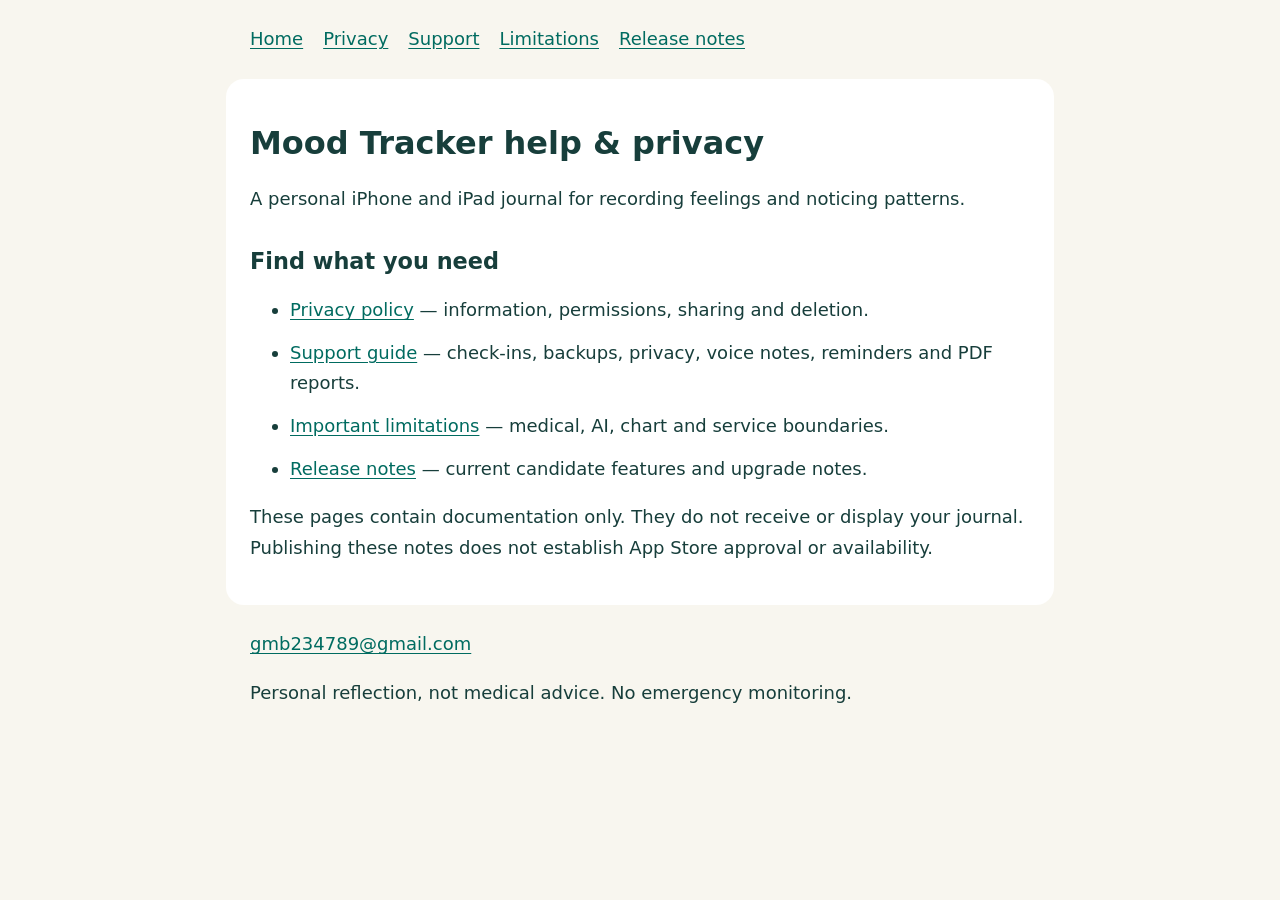
<file: index.html>
<!doctype html>
<html lang="en"><head><meta charset="utf-8"><meta name="viewport" content="width=device-width,initial-scale=1"><title>Help &amp; privacy | Mood Tracker</title><meta name="description" content="Mood Tracker privacy, support, release notes and important limitations."><link rel="stylesheet" href="style.css"></head><body><header><nav aria-label="Main"><a href="index.html">Home</a><a href="privacy.html">Privacy</a><a href="support.html">Support</a><a href="disclaimers.html">Limitations</a><a href="release-notes.html">Release notes</a></nav></header><main id="main"><h1>Mood Tracker help &amp; privacy</h1><p>A personal iPhone and iPad journal for recording feelings and noticing patterns.</p><h2>Find what you need</h2><ul><li><a href="privacy.html">Privacy policy</a> — information, permissions, sharing and deletion.</li><li><a href="support.html">Support guide</a> — check-ins, backups, privacy, voice notes, reminders and PDF reports.</li><li><a href="disclaimers.html">Important limitations</a> — medical, AI, chart and service boundaries.</li><li><a href="release-notes.html">Release notes</a> — current candidate features and upgrade notes.</li></ul><p>These pages contain documentation only. They do not receive or display your journal. Publishing these notes does not establish App Store approval or availability.</p></main><footer><a href="mailto:gmb234789@gmail.com">gmb234789@gmail.com</a><p>Personal reflection, not medical advice. No emergency monitoring.</p></footer></body></html>
</file>
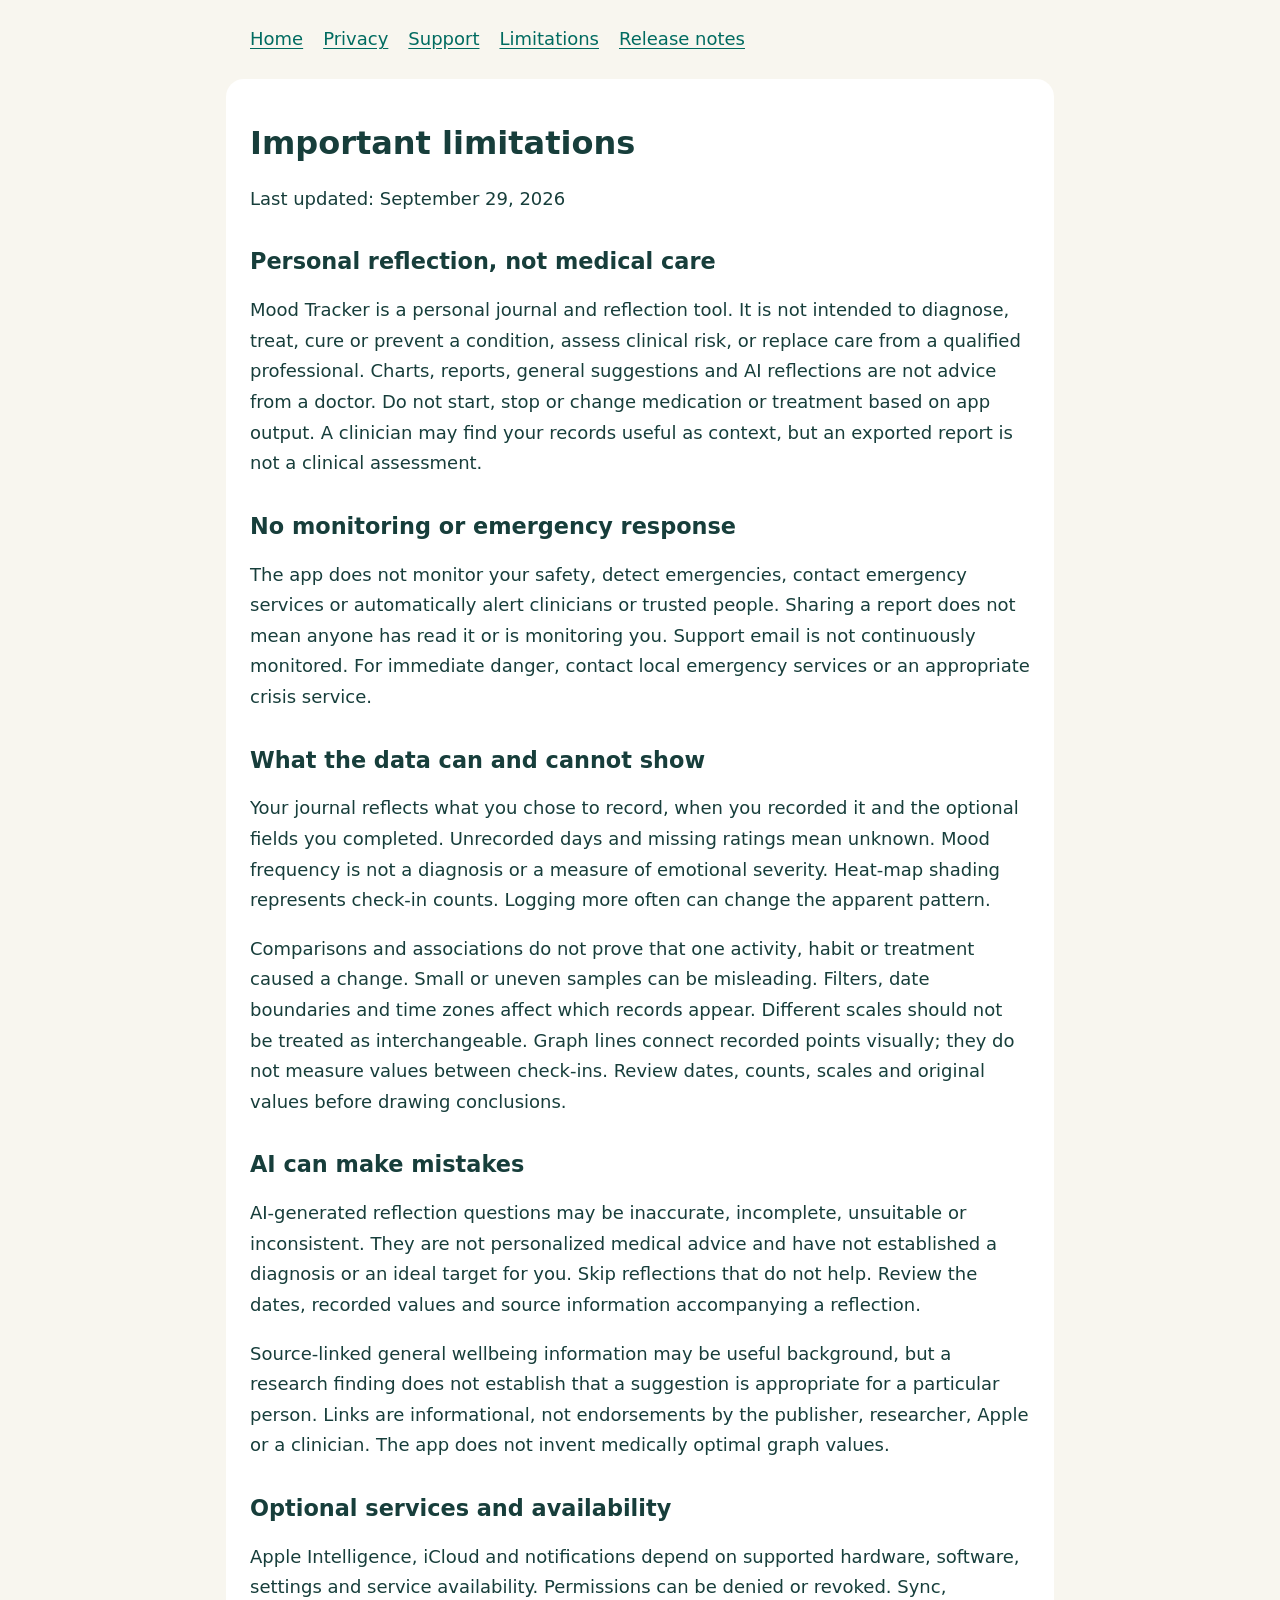
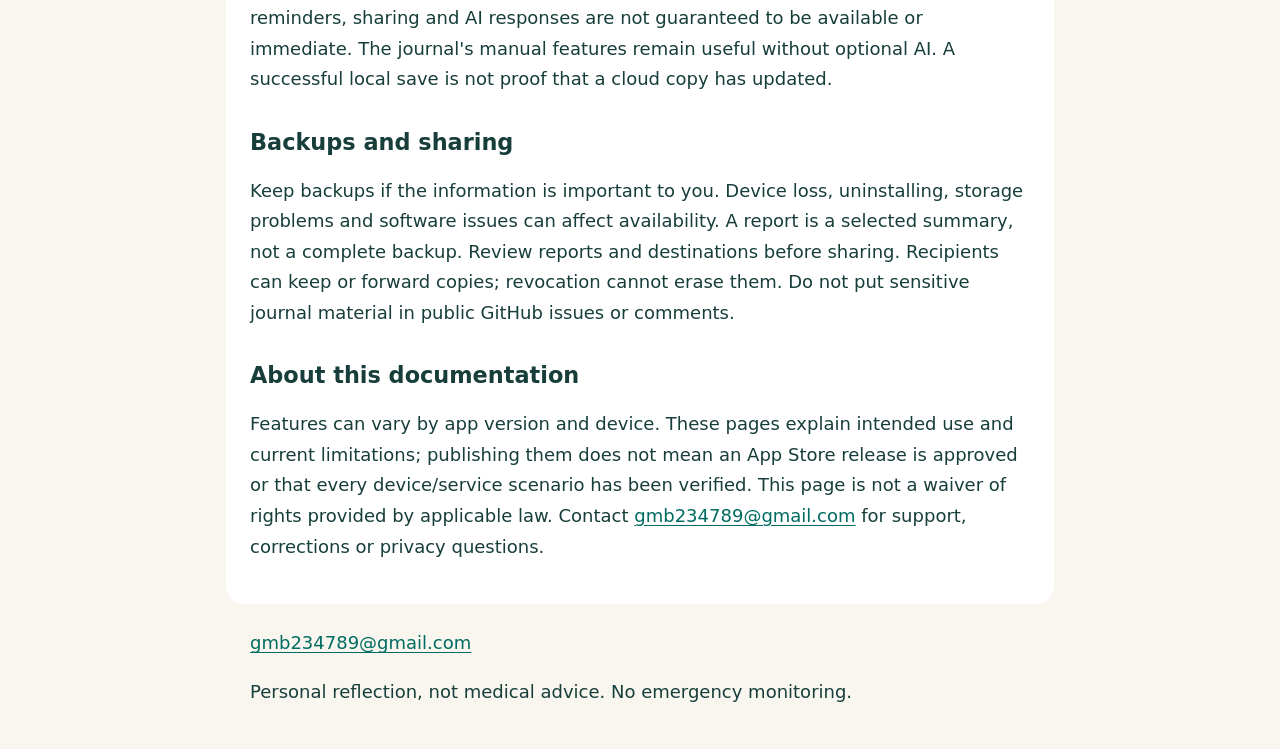
<file: disclaimers.html>
<!doctype html>
<html lang="en"><head><meta charset="utf-8"><meta name="viewport" content="width=device-width,initial-scale=1"><title>Important limitations | Mood Tracker</title><meta name="description" content="Mood Tracker privacy, support, release notes and important limitations."><link rel="stylesheet" href="style.css"></head><body><header><nav aria-label="Main"><a href="index.html">Home</a><a href="privacy.html">Privacy</a><a href="support.html">Support</a><a href="disclaimers.html">Limitations</a><a href="release-notes.html">Release notes</a></nav></header><main id="main"><h1>Important limitations</h1>
<p>Last updated: September 29, 2026</p>
<h2>Personal reflection, not medical care</h2>
<p>Mood Tracker is a personal journal and reflection tool. It is not intended to diagnose, treat, cure or prevent a condition, assess clinical risk, or replace care from a qualified professional. Charts, reports, general suggestions and AI reflections are not advice from a doctor. Do not start, stop or change medication or treatment based on app output. A clinician may find your records useful as context, but an exported report is not a clinical assessment.</p>
<h2>No monitoring or emergency response</h2>
<p>The app does not monitor your safety, detect emergencies, contact emergency services or automatically alert clinicians or trusted people. Sharing a report does not mean anyone has read it or is monitoring you. Support email is not continuously monitored. For immediate danger, contact local emergency services or an appropriate crisis service.</p>
<h2>What the data can and cannot show</h2>
<p>Your journal reflects what you chose to record, when you recorded it and the optional fields you completed. Unrecorded days and missing ratings mean unknown. Mood frequency is not a diagnosis or a measure of emotional severity. Heat-map shading represents check-in counts. Logging more often can change the apparent pattern.</p>
<p>Comparisons and associations do not prove that one activity, habit or treatment caused a change. Small or uneven samples can be misleading. Filters, date boundaries and time zones affect which records appear. Different scales should not be treated as interchangeable. Graph lines connect recorded points visually; they do not measure values between check-ins. Review dates, counts, scales and original values before drawing conclusions.</p>
<h2>AI can make mistakes</h2>
<p>AI-generated reflection questions may be inaccurate, incomplete, unsuitable or inconsistent. They are not personalized medical advice and have not established a diagnosis or an ideal target for you. Skip reflections that do not help. Review the dates, recorded values and source information accompanying a reflection.</p>
<p>Source-linked general wellbeing information may be useful background, but a research finding does not establish that a suggestion is appropriate for a particular person. Links are informational, not endorsements by the publisher, researcher, Apple or a clinician. The app does not invent medically optimal graph values.</p>
<h2>Optional services and availability</h2>
<p>Apple Intelligence, iCloud and notifications depend on supported hardware, software, settings and service availability. Permissions can be denied or revoked. Sync, reminders, sharing and AI responses are not guaranteed to be available or immediate. The journal&#x27;s manual features remain useful without optional AI. A successful local save is not proof that a cloud copy has updated.</p>
<h2>Backups and sharing</h2>
<p>Keep backups if the information is important to you. Device loss, uninstalling, storage problems and software issues can affect availability. A report is a selected summary, not a complete backup. Review reports and destinations before sharing. Recipients can keep or forward copies; revocation cannot erase them. Do not put sensitive journal material in public GitHub issues or comments.</p>
<h2>About this documentation</h2>
<p>Features can vary by app version and device. These pages explain intended use and current limitations; publishing them does not mean an App Store release is approved or that every device/service scenario has been verified. This page is not a waiver of rights provided by applicable law. Contact <a href="mailto:gmb234789@gmail.com">gmb234789@gmail.com</a> for support, corrections or privacy questions.</p></main><footer><a href="mailto:gmb234789@gmail.com">gmb234789@gmail.com</a><p>Personal reflection, not medical advice. No emergency monitoring.</p></footer></body></html>
</file>
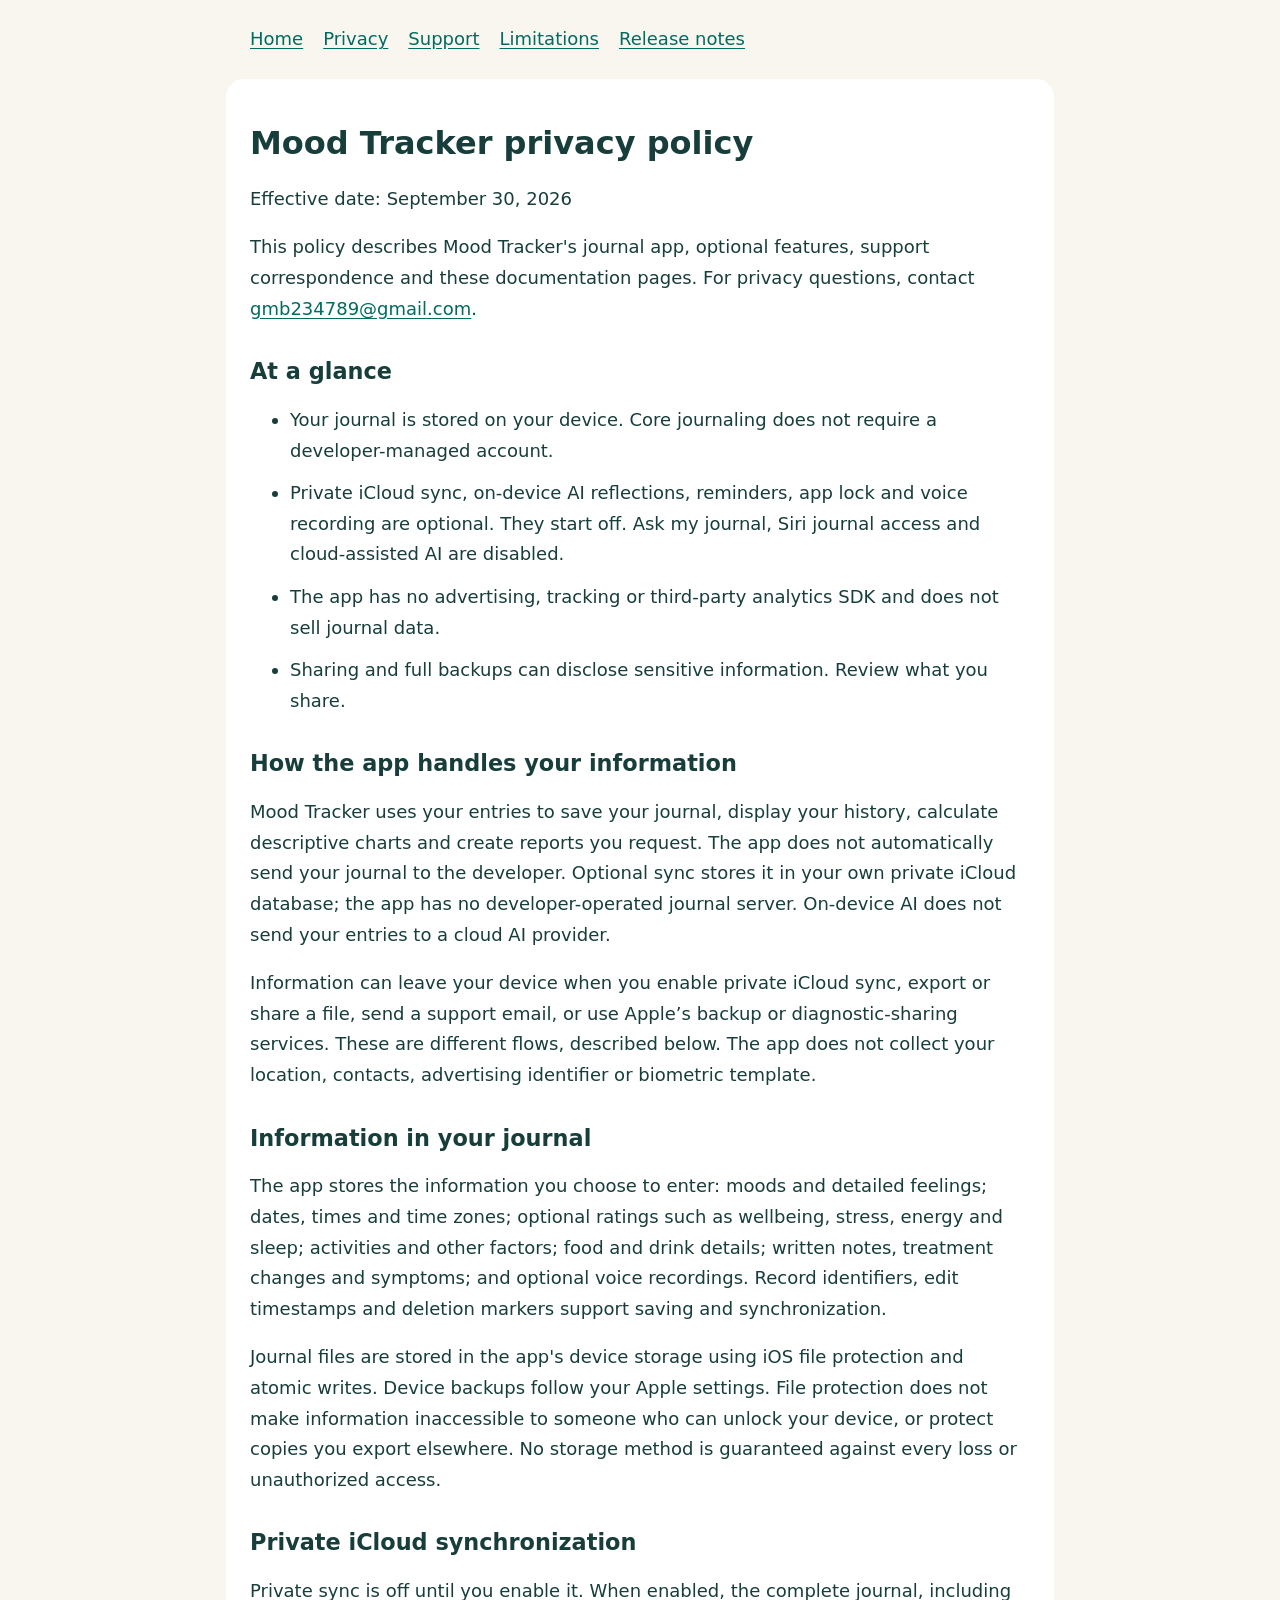
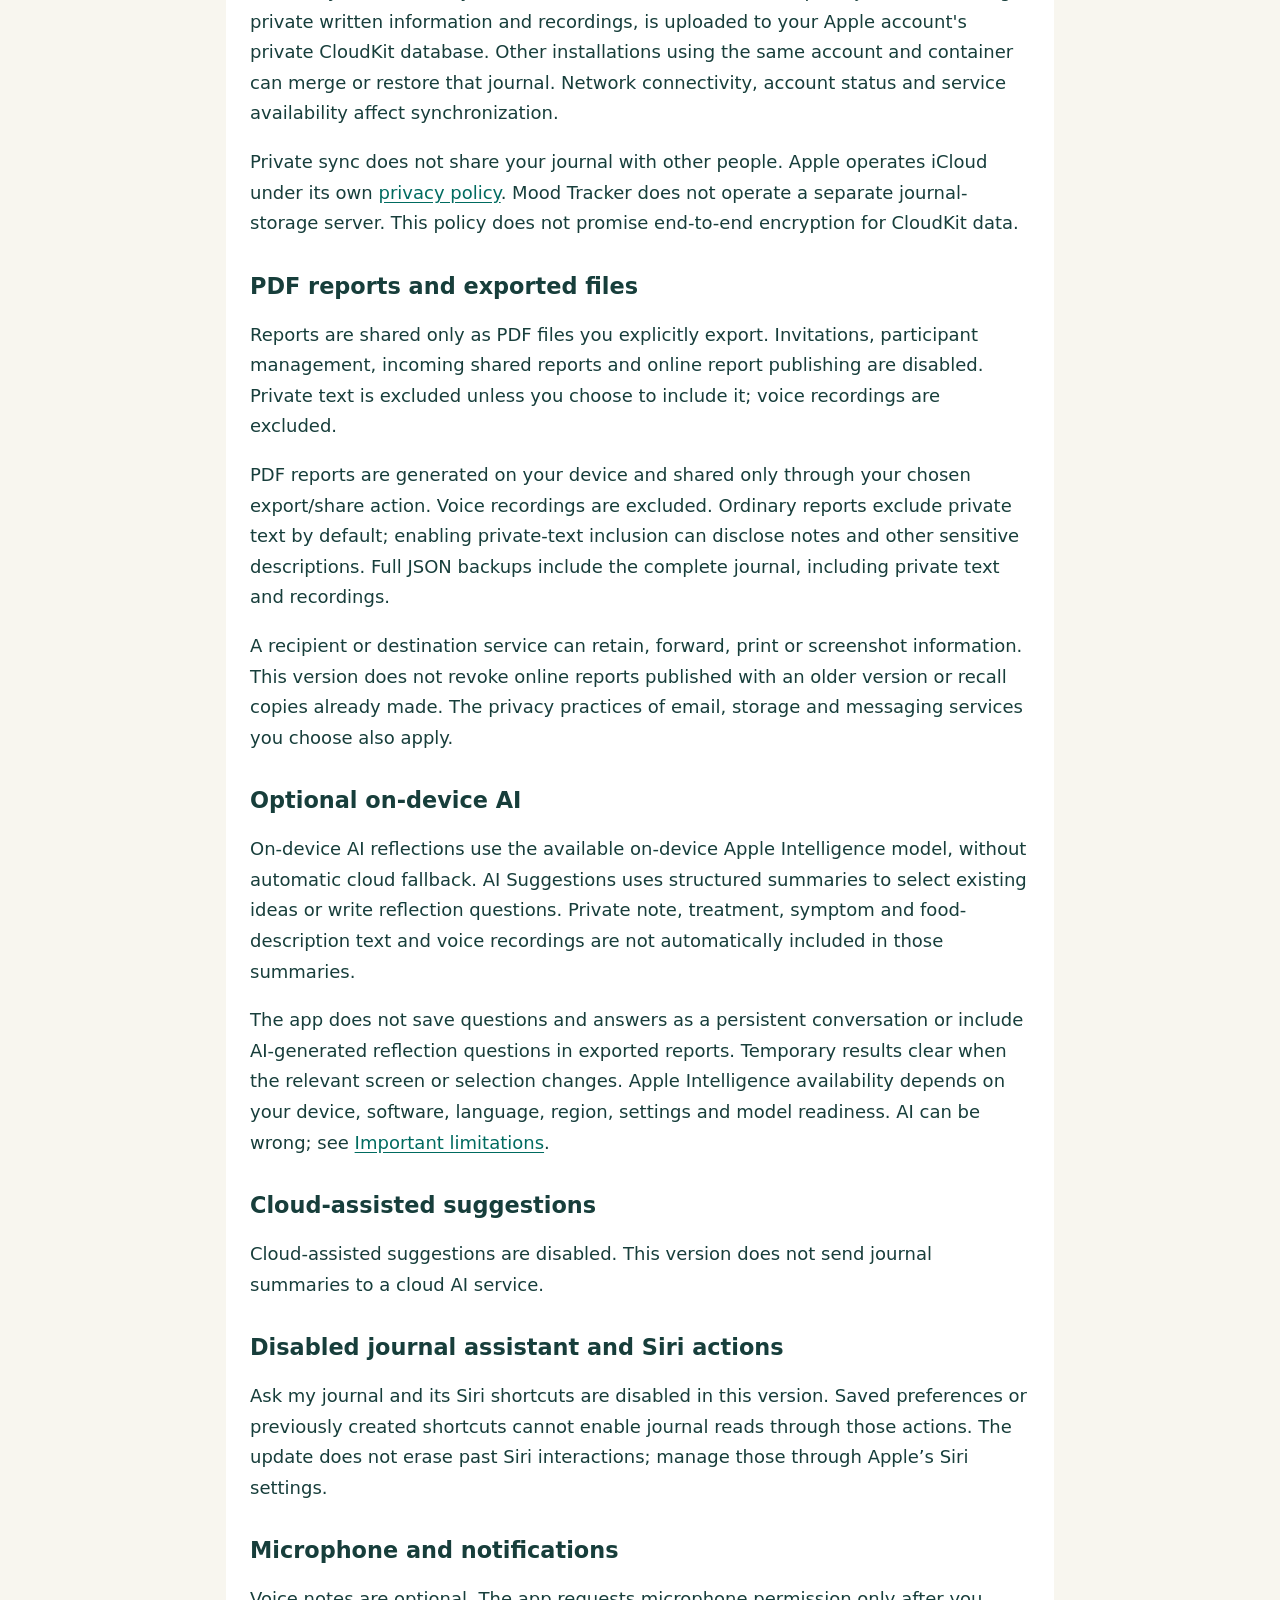
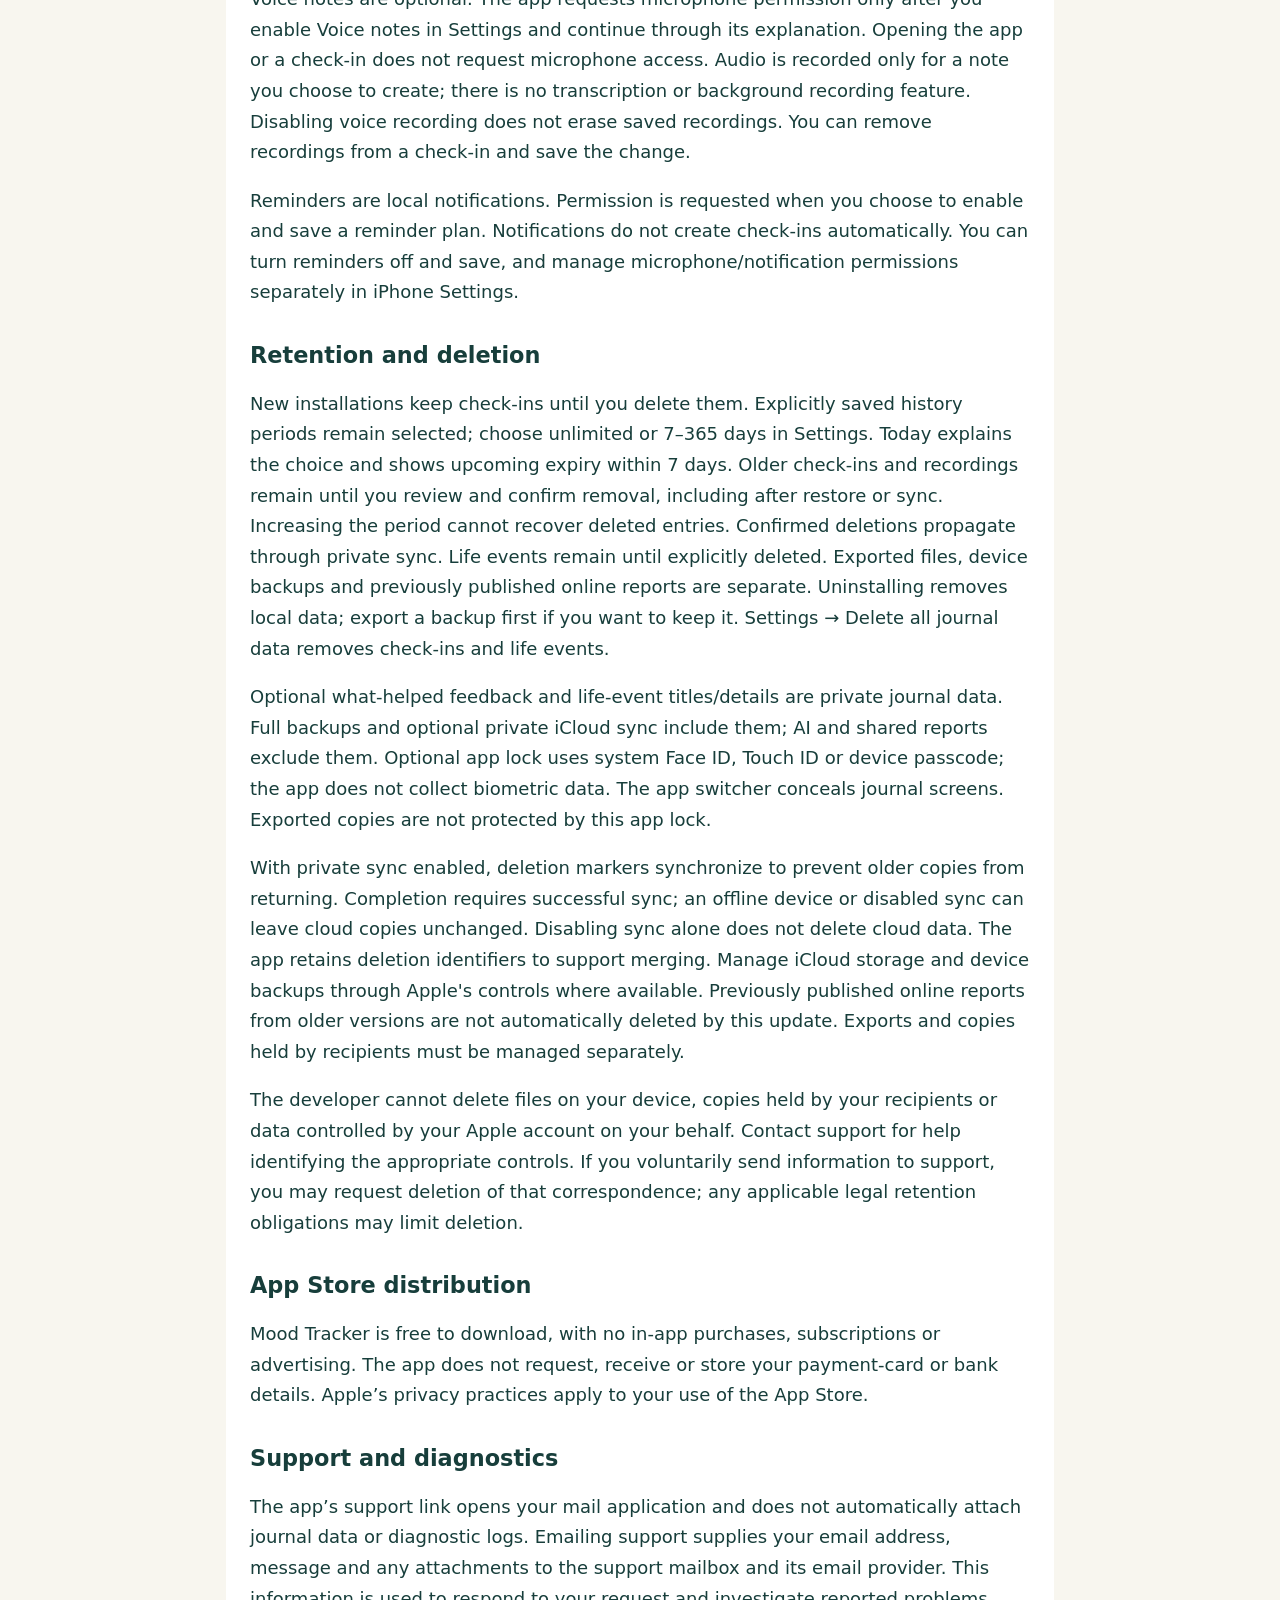
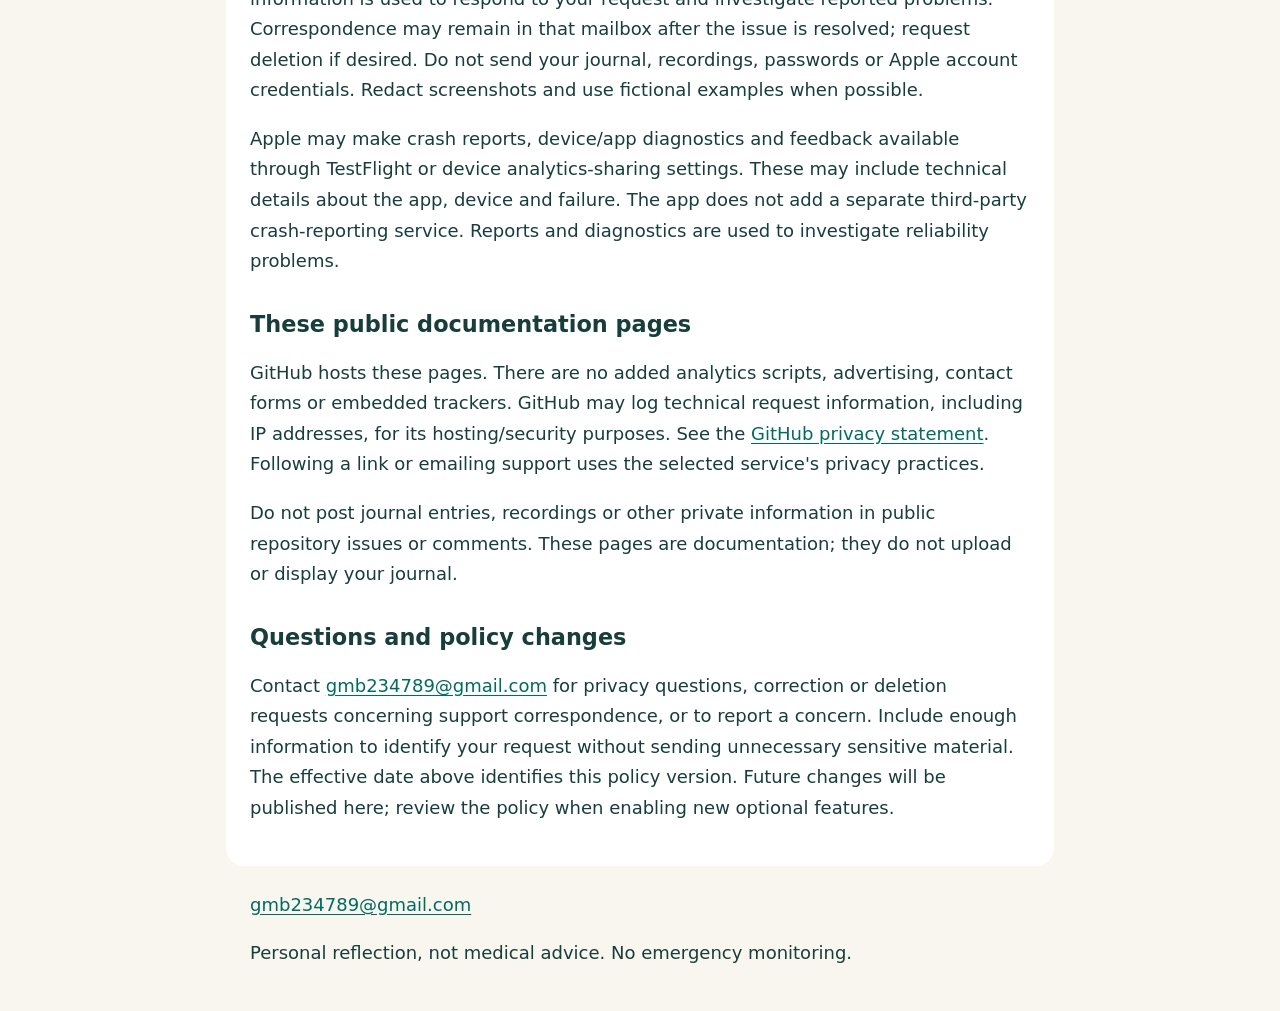
<file: privacy.html>
<!doctype html>
<html lang="en"><head><meta charset="utf-8"><meta name="viewport" content="width=device-width,initial-scale=1"><title>Privacy policy | Mood Tracker</title><meta name="description" content="Mood Tracker privacy, support, release notes and important limitations."><link rel="stylesheet" href="style.css"></head><body><header><nav aria-label="Main"><a href="index.html">Home</a><a href="privacy.html">Privacy</a><a href="support.html">Support</a><a href="disclaimers.html">Limitations</a><a href="release-notes.html">Release notes</a></nav></header><main id="main"><h1>Mood Tracker privacy policy</h1>
<p>Effective date: September 30, 2026</p>
<p>This policy describes Mood Tracker&#x27;s journal app, optional features, support correspondence and these documentation pages. For privacy questions, contact <a href="mailto:gmb234789@gmail.com">gmb234789@gmail.com</a>.</p>
<h2>At a glance</h2>
<ul><li>Your journal is stored on your device. Core journaling does not require a developer-managed account.</li><li>Private iCloud sync, on-device AI reflections, reminders, app lock and voice recording are optional. They start off. Ask my journal, Siri journal access and cloud-assisted AI are disabled.</li><li>The app has no advertising, tracking or third-party analytics SDK and does not sell journal data.</li><li>Sharing and full backups can disclose sensitive information. Review what you share.</li></ul>
<h2>How the app handles your information</h2>
<p>Mood Tracker uses your entries to save your journal, display your history, calculate descriptive charts and create reports you request. The app does not automatically send your journal to the developer. Optional sync stores it in your own private iCloud database; the app has no developer-operated journal server. On-device AI does not send your entries to a cloud AI provider.</p>
<p>Information can leave your device when you enable private iCloud sync, export or share a file, send a support email, or use Apple’s backup or diagnostic-sharing services. These are different flows, described below. The app does not collect your location, contacts, advertising identifier or biometric template.</p>
<h2>Information in your journal</h2>
<p>The app stores the information you choose to enter: moods and detailed feelings; dates, times and time zones; optional ratings such as wellbeing, stress, energy and sleep; activities and other factors; food and drink details; written notes, treatment changes and symptoms; and optional voice recordings. Record identifiers, edit timestamps and deletion markers support saving and synchronization.</p>
<p>Journal files are stored in the app&#x27;s device storage using iOS file protection and atomic writes. Device backups follow your Apple settings. File protection does not make information inaccessible to someone who can unlock your device, or protect copies you export elsewhere. No storage method is guaranteed against every loss or unauthorized access.</p>
<h2>Private iCloud synchronization</h2>
<p>Private sync is off until you enable it. When enabled, the complete journal, including private written information and recordings, is uploaded to your Apple account&#x27;s private CloudKit database. Other installations using the same account and container can merge or restore that journal. Network connectivity, account status and service availability affect synchronization.</p>
<p>Private sync does not share your journal with other people. Apple operates iCloud under its own <a href="https://www.apple.com/legal/privacy/">privacy policy</a>. Mood Tracker does not operate a separate journal-storage server. This policy does not promise end-to-end encryption for CloudKit data.</p>
<h2>PDF reports and exported files</h2>
<p>Reports are shared only as PDF files you explicitly export. Invitations, participant management, incoming shared reports and online report publishing are disabled. Private text is excluded unless you choose to include it; voice recordings are excluded.</p>
<p>PDF reports are generated on your device and shared only through your chosen export/share action. Voice recordings are excluded. Ordinary reports exclude private text by default; enabling private-text inclusion can disclose notes and other sensitive descriptions. Full JSON backups include the complete journal, including private text and recordings.</p>
<p>A recipient or destination service can retain, forward, print or screenshot information. This version does not revoke online reports published with an older version or recall copies already made. The privacy practices of email, storage and messaging services you choose also apply.</p>
<h2>Optional on-device AI</h2>
<p>On-device AI reflections use the available on-device Apple Intelligence model, without automatic cloud fallback. AI Suggestions uses structured summaries to select existing ideas or write reflection questions. Private note, treatment, symptom and food-description text and voice recordings are not automatically included in those summaries.</p>
<p>The app does not save questions and answers as a persistent conversation or include AI-generated reflection questions in exported reports. Temporary results clear when the relevant screen or selection changes. Apple Intelligence availability depends on your device, software, language, region, settings and model readiness. AI can be wrong; see <a href="disclaimers.html">Important limitations</a>.</p>
<h2>Cloud-assisted suggestions</h2>
<p>Cloud-assisted suggestions are disabled. This version does not send journal summaries to a cloud AI service.</p>
<h2>Disabled journal assistant and Siri actions</h2>
<p>Ask my journal and its Siri shortcuts are disabled in this version. Saved preferences or previously created shortcuts cannot enable journal reads through those actions. The update does not erase past Siri interactions; manage those through Apple’s Siri settings.</p>
<h2>Microphone and notifications</h2>
<p>Voice notes are optional. The app requests microphone permission only after you enable Voice notes in Settings and continue through its explanation. Opening the app or a check-in does not request microphone access. Audio is recorded only for a note you choose to create; there is no transcription or background recording feature. Disabling voice recording does not erase saved recordings. You can remove recordings from a check-in and save the change.</p>
<p>Reminders are local notifications. Permission is requested when you choose to enable and save a reminder plan. Notifications do not create check-ins automatically. You can turn reminders off and save, and manage microphone/notification permissions separately in iPhone Settings.</p>
<h2>Retention and deletion</h2>
<p>New installations keep check-ins until you delete them. Explicitly saved history periods remain selected; choose unlimited or 7–365 days in Settings. Today explains the choice and shows upcoming expiry within 7 days. Older check-ins and recordings remain until you review and confirm removal, including after restore or sync. Increasing the period cannot recover deleted entries. Confirmed deletions propagate through private sync. Life events remain until explicitly deleted. Exported files, device backups and previously published online reports are separate. Uninstalling removes local data; export a backup first if you want to keep it. Settings → Delete all journal data removes check-ins and life events.</p>
<p>Optional what-helped feedback and life-event titles/details are private journal data. Full backups and optional private iCloud sync include them; AI and shared reports exclude them. Optional app lock uses system Face ID, Touch ID or device passcode; the app does not collect biometric data. The app switcher conceals journal screens. Exported copies are not protected by this app lock.</p>
<p>With private sync enabled, deletion markers synchronize to prevent older copies from returning. Completion requires successful sync; an offline device or disabled sync can leave cloud copies unchanged. Disabling sync alone does not delete cloud data. The app retains deletion identifiers to support merging. Manage iCloud storage and device backups through Apple&#x27;s controls where available. Previously published online reports from older versions are not automatically deleted by this update. Exports and copies held by recipients must be managed separately.</p>
<p>The developer cannot delete files on your device, copies held by your recipients or data controlled by your Apple account on your behalf. Contact support for help identifying the appropriate controls. If you voluntarily send information to support, you may request deletion of that correspondence; any applicable legal retention obligations may limit deletion.</p>
<h2>App Store distribution</h2>
<p>Mood Tracker is free to download, with no in-app purchases, subscriptions or advertising. The app does not request, receive or store your payment-card or bank details. Apple’s privacy practices apply to your use of the App Store.</p>
<h2>Support and diagnostics</h2>
<p>The app’s support link opens your mail application and does not automatically attach journal data or diagnostic logs. Emailing support supplies your email address, message and any attachments to the support mailbox and its email provider. This information is used to respond to your request and investigate reported problems. Correspondence may remain in that mailbox after the issue is resolved; request deletion if desired. Do not send your journal, recordings, passwords or Apple account credentials. Redact screenshots and use fictional examples when possible.</p>
<p>Apple may make crash reports, device/app diagnostics and feedback available through TestFlight or device analytics-sharing settings. These may include technical details about the app, device and failure. The app does not add a separate third-party crash-reporting service. Reports and diagnostics are used to investigate reliability problems.</p>
<h2>These public documentation pages</h2>
<p>GitHub hosts these pages. There are no added analytics scripts, advertising, contact forms or embedded trackers. GitHub may log technical request information, including IP addresses, for its hosting/security purposes. See the <a href="https://docs.github.com/en/site-policy/privacy-policies/github-general-privacy-statement">GitHub privacy statement</a>. Following a link or emailing support uses the selected service&#x27;s privacy practices.</p>
<p>Do not post journal entries, recordings or other private information in public repository issues or comments. These pages are documentation; they do not upload or display your journal.</p>
<h2>Questions and policy changes</h2>
<p>Contact <a href="mailto:gmb234789@gmail.com">gmb234789@gmail.com</a> for privacy questions, correction or deletion requests concerning support correspondence, or to report a concern. Include enough information to identify your request without sending unnecessary sensitive material. The effective date above identifies this policy version. Future changes will be published here; review the policy when enabling new optional features.</p></main><footer><a href="mailto:gmb234789@gmail.com">gmb234789@gmail.com</a><p>Personal reflection, not medical advice. No emergency monitoring.</p></footer></body></html>
</file>
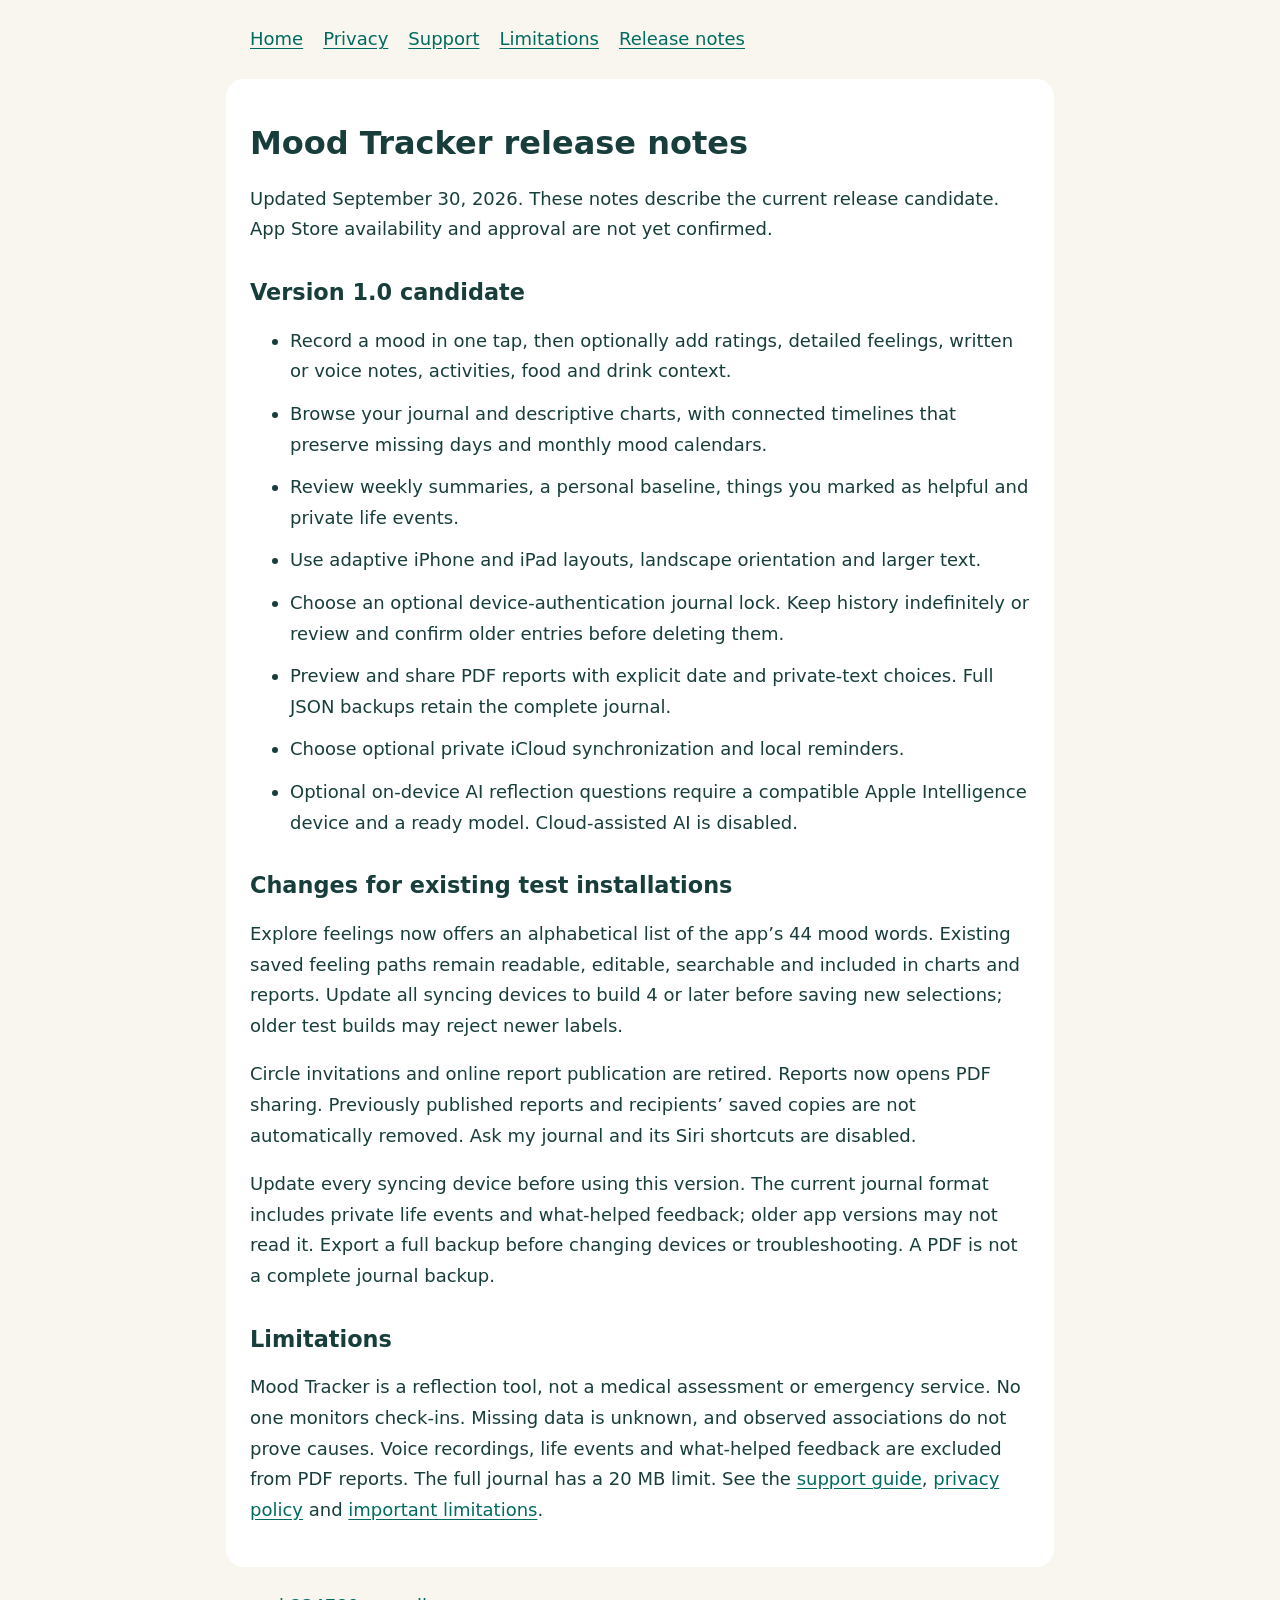
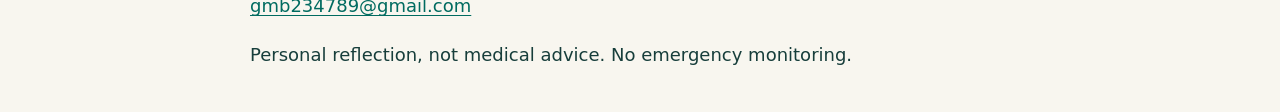
<file: release-notes.html>
<!doctype html>
<html lang="en"><head><meta charset="utf-8"><meta name="viewport" content="width=device-width,initial-scale=1"><title>Release notes | Mood Tracker</title><meta name="description" content="Mood Tracker privacy, support, release notes and important limitations."><link rel="stylesheet" href="style.css"></head><body><header><nav aria-label="Main"><a href="index.html">Home</a><a href="privacy.html">Privacy</a><a href="support.html">Support</a><a href="disclaimers.html">Limitations</a><a href="release-notes.html">Release notes</a></nav></header><main id="main"><h1>Mood Tracker release notes</h1>
<p>Updated September 30, 2026. These notes describe the current release candidate. App Store availability and approval are not yet confirmed.</p>
<h2>Version 1.0 candidate</h2>
<ul><li>Record a mood in one tap, then optionally add ratings, detailed feelings, written or voice notes, activities, food and drink context.</li><li>Browse your journal and descriptive charts, with connected timelines that preserve missing days and monthly mood calendars.</li><li>Review weekly summaries, a personal baseline, things you marked as helpful and private life events.</li><li>Use adaptive iPhone and iPad layouts, landscape orientation and larger text.</li><li>Choose an optional device-authentication journal lock. Keep history indefinitely or review and confirm older entries before deleting them.</li><li>Preview and share PDF reports with explicit date and private-text choices. Full JSON backups retain the complete journal.</li><li>Choose optional private iCloud synchronization and local reminders.</li><li>Optional on-device AI reflection questions require a compatible Apple Intelligence device and a ready model. Cloud-assisted AI is disabled.</li></ul>
<h2>Changes for existing test installations</h2>
<p>Explore feelings now offers an alphabetical list of the app’s 44 mood words. Existing saved feeling paths remain readable, editable, searchable and included in charts and reports. Update all syncing devices to build 4 or later before saving new selections; older test builds may reject newer labels.</p>
<p>Circle invitations and online report publication are retired. Reports now opens PDF sharing. Previously published reports and recipients’ saved copies are not automatically removed. Ask my journal and its Siri shortcuts are disabled.</p>
<p>Update every syncing device before using this version. The current journal format includes private life events and what-helped feedback; older app versions may not read it. Export a full backup before changing devices or troubleshooting. A PDF is not a complete journal backup.</p>
<h2>Limitations</h2>
<p>Mood Tracker is a reflection tool, not a medical assessment or emergency service. No one monitors check-ins. Missing data is unknown, and observed associations do not prove causes. Voice recordings, life events and what-helped feedback are excluded from PDF reports. The full journal has a 20 MB limit. See the <a href="support.html">support guide</a>, <a href="privacy.html">privacy policy</a> and <a href="disclaimers.html">important limitations</a>.</p></main><footer><a href="mailto:gmb234789@gmail.com">gmb234789@gmail.com</a><p>Personal reflection, not medical advice. No emergency monitoring.</p></footer></body></html>
</file>
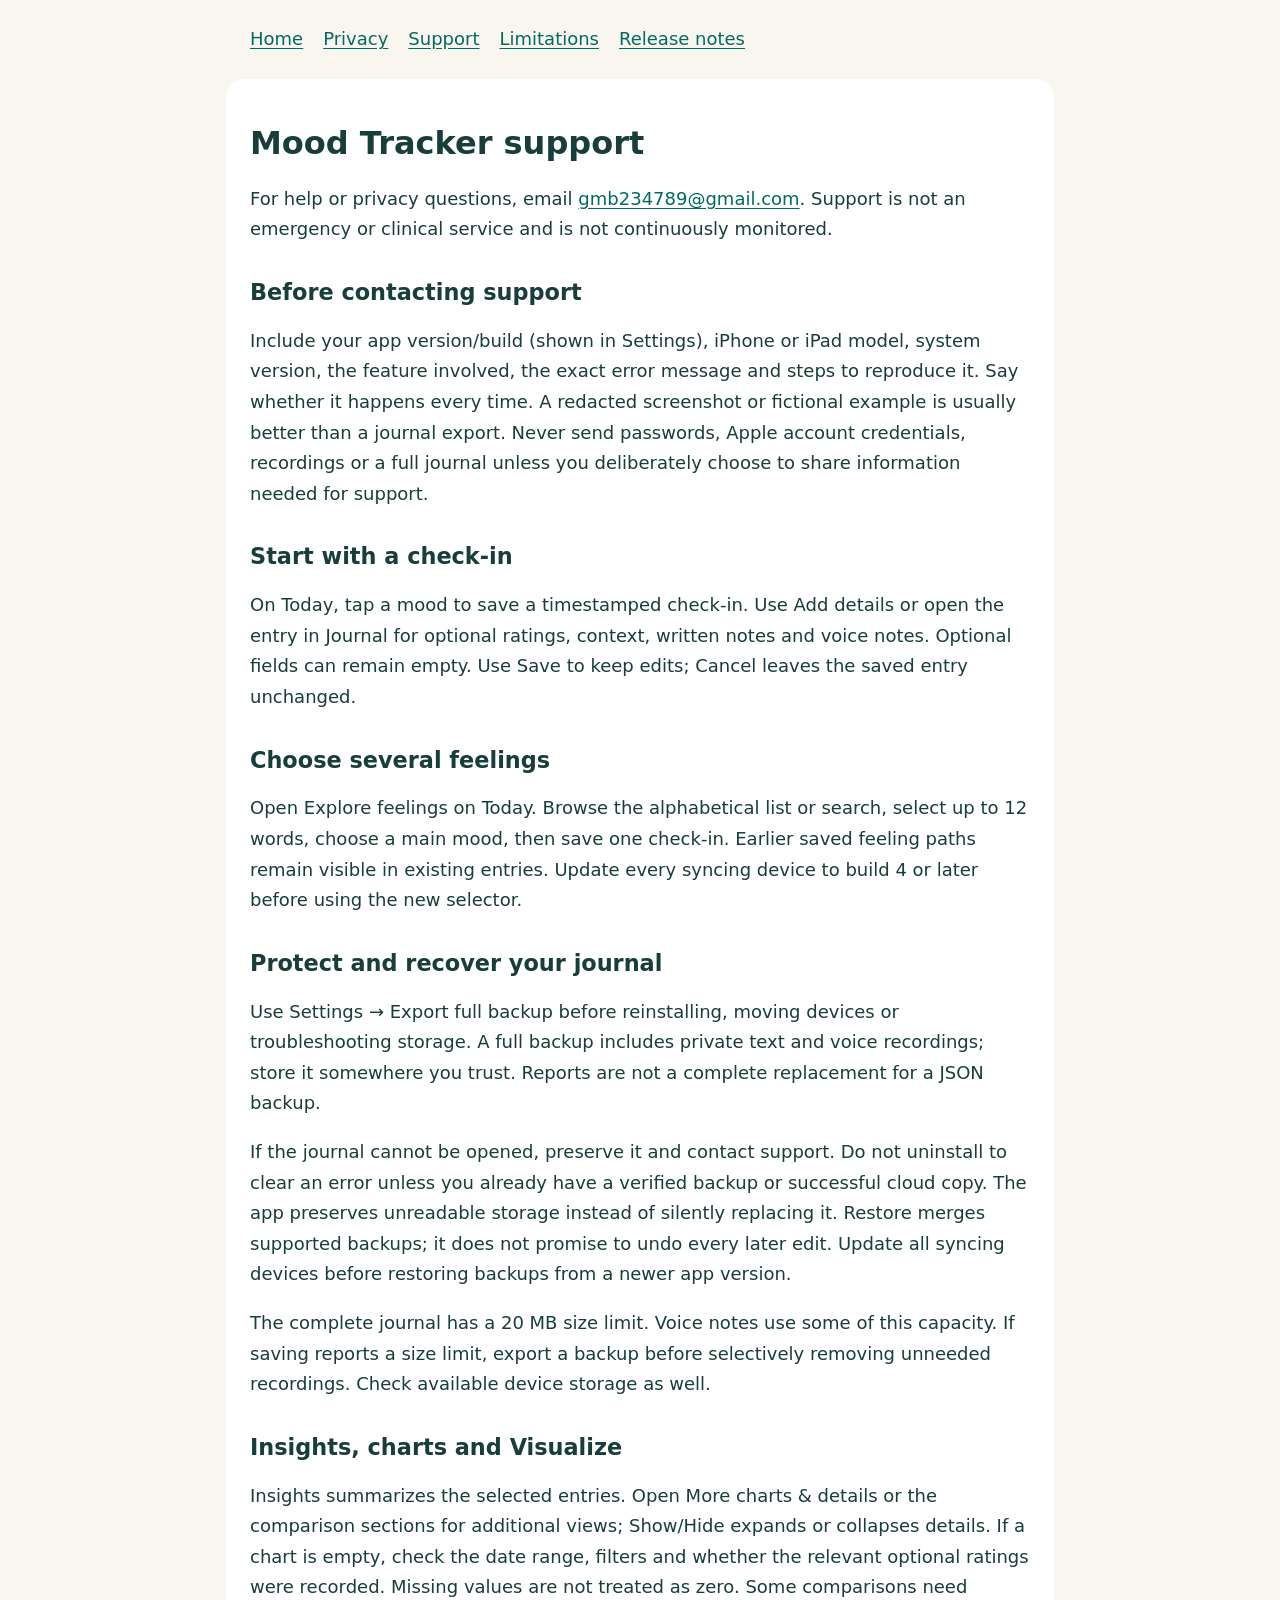
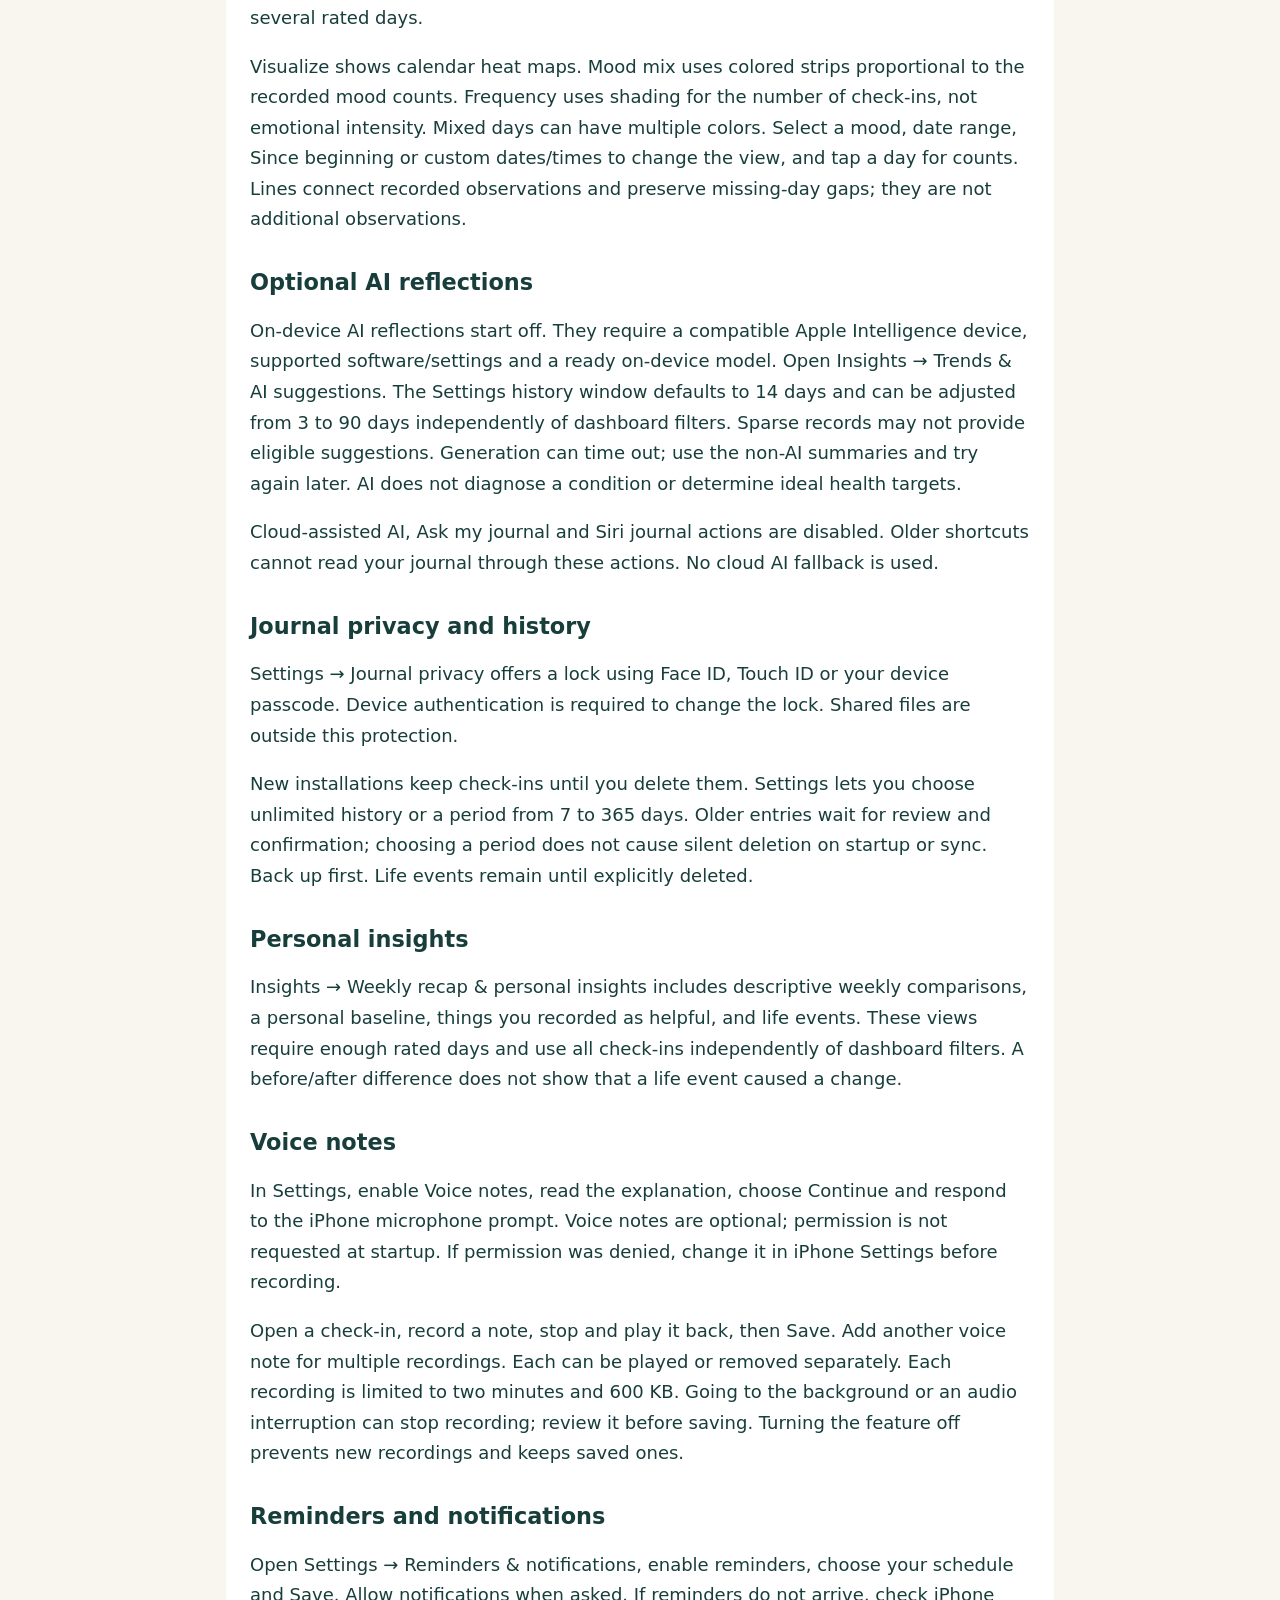
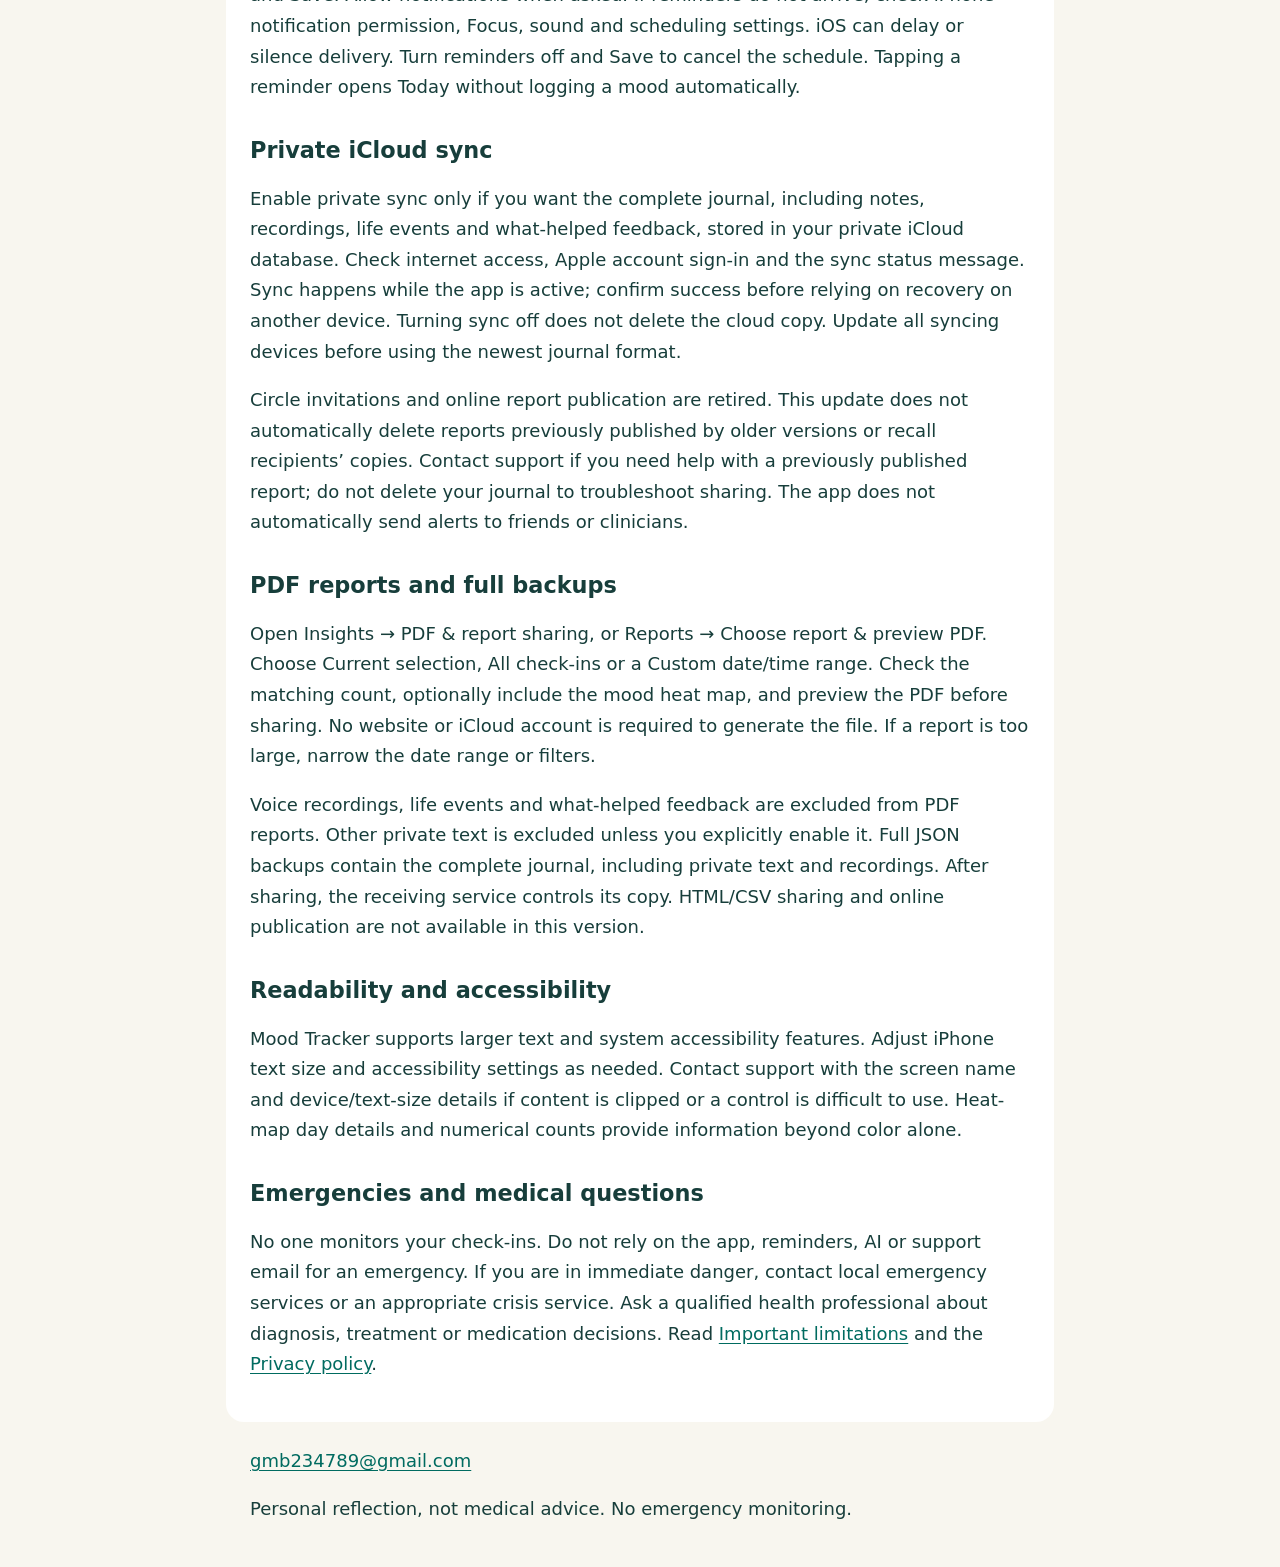
<file: support.html>
<!doctype html>
<html lang="en"><head><meta charset="utf-8"><meta name="viewport" content="width=device-width,initial-scale=1"><title>Support | Mood Tracker</title><meta name="description" content="Mood Tracker privacy, support, release notes and important limitations."><link rel="stylesheet" href="style.css"></head><body><header><nav aria-label="Main"><a href="index.html">Home</a><a href="privacy.html">Privacy</a><a href="support.html">Support</a><a href="disclaimers.html">Limitations</a><a href="release-notes.html">Release notes</a></nav></header><main id="main"><h1>Mood Tracker support</h1>
<p>For help or privacy questions, email <a href="mailto:gmb234789@gmail.com">gmb234789@gmail.com</a>. Support is not an emergency or clinical service and is not continuously monitored.</p>
<h2>Before contacting support</h2>
<p>Include your app version/build (shown in Settings), iPhone or iPad model, system version, the feature involved, the exact error message and steps to reproduce it. Say whether it happens every time. A redacted screenshot or fictional example is usually better than a journal export. Never send passwords, Apple account credentials, recordings or a full journal unless you deliberately choose to share information needed for support.</p>
<h2>Start with a check-in</h2>
<p>On Today, tap a mood to save a timestamped check-in. Use Add details or open the entry in Journal for optional ratings, context, written notes and voice notes. Optional fields can remain empty. Use Save to keep edits; Cancel leaves the saved entry unchanged.</p>
<h2>Choose several feelings</h2>
<p>Open Explore feelings on Today. Browse the alphabetical list or search, select up to 12 words, choose a main mood, then save one check-in. Earlier saved feeling paths remain visible in existing entries. Update every syncing device to build 4 or later before using the new selector.</p>
<h2>Protect and recover your journal</h2>
<p>Use Settings → Export full backup before reinstalling, moving devices or troubleshooting storage. A full backup includes private text and voice recordings; store it somewhere you trust. Reports are not a complete replacement for a JSON backup.</p>
<p>If the journal cannot be opened, preserve it and contact support. Do not uninstall to clear an error unless you already have a verified backup or successful cloud copy. The app preserves unreadable storage instead of silently replacing it. Restore merges supported backups; it does not promise to undo every later edit. Update all syncing devices before restoring backups from a newer app version.</p>
<p>The complete journal has a 20 MB size limit. Voice notes use some of this capacity. If saving reports a size limit, export a backup before selectively removing unneeded recordings. Check available device storage as well.</p>
<h2>Insights, charts and Visualize</h2>
<p>Insights summarizes the selected entries. Open More charts &amp; details or the comparison sections for additional views; Show/Hide expands or collapses details. If a chart is empty, check the date range, filters and whether the relevant optional ratings were recorded. Missing values are not treated as zero. Some comparisons need several rated days.</p>
<p>Visualize shows calendar heat maps. Mood mix uses colored strips proportional to the recorded mood counts. Frequency uses shading for the number of check-ins, not emotional intensity. Mixed days can have multiple colors. Select a mood, date range, Since beginning or custom dates/times to change the view, and tap a day for counts. Lines connect recorded observations and preserve missing-day gaps; they are not additional observations.</p>
<h2>Optional AI reflections</h2>
<p>On-device AI reflections start off. They require a compatible Apple Intelligence device, supported software/settings and a ready on-device model. Open Insights → Trends &amp; AI suggestions. The Settings history window defaults to 14 days and can be adjusted from 3 to 90 days independently of dashboard filters. Sparse records may not provide eligible suggestions. Generation can time out; use the non-AI summaries and try again later. AI does not diagnose a condition or determine ideal health targets.</p>
<p>Cloud-assisted AI, Ask my journal and Siri journal actions are disabled. Older shortcuts cannot read your journal through these actions. No cloud AI fallback is used.</p>
<h2>Journal privacy and history</h2>
<p>Settings → Journal privacy offers a lock using Face ID, Touch ID or your device passcode. Device authentication is required to change the lock. Shared files are outside this protection.</p>
<p>New installations keep check-ins until you delete them. Settings lets you choose unlimited history or a period from 7 to 365 days. Older entries wait for review and confirmation; choosing a period does not cause silent deletion on startup or sync. Back up first. Life events remain until explicitly deleted.</p>
<h2>Personal insights</h2>
<p>Insights → Weekly recap &amp; personal insights includes descriptive weekly comparisons, a personal baseline, things you recorded as helpful, and life events. These views require enough rated days and use all check-ins independently of dashboard filters. A before/after difference does not show that a life event caused a change.</p>
<h2>Voice notes</h2>
<p>In Settings, enable Voice notes, read the explanation, choose Continue and respond to the iPhone microphone prompt. Voice notes are optional; permission is not requested at startup. If permission was denied, change it in iPhone Settings before recording.</p>
<p>Open a check-in, record a note, stop and play it back, then Save. Add another voice note for multiple recordings. Each can be played or removed separately. Each recording is limited to two minutes and 600 KB. Going to the background or an audio interruption can stop recording; review it before saving. Turning the feature off prevents new recordings and keeps saved ones.</p>
<h2>Reminders and notifications</h2>
<p>Open Settings → Reminders &amp; notifications, enable reminders, choose your schedule and Save. Allow notifications when asked. If reminders do not arrive, check iPhone notification permission, Focus, sound and scheduling settings. iOS can delay or silence delivery. Turn reminders off and Save to cancel the schedule. Tapping a reminder opens Today without logging a mood automatically.</p>
<h2>Private iCloud sync</h2>
<p>Enable private sync only if you want the complete journal, including notes, recordings, life events and what-helped feedback, stored in your private iCloud database. Check internet access, Apple account sign-in and the sync status message. Sync happens while the app is active; confirm success before relying on recovery on another device. Turning sync off does not delete the cloud copy. Update all syncing devices before using the newest journal format.</p>
<p>Circle invitations and online report publication are retired. This update does not automatically delete reports previously published by older versions or recall recipients’ copies. Contact support if you need help with a previously published report; do not delete your journal to troubleshoot sharing. The app does not automatically send alerts to friends or clinicians.</p>
<h2>PDF reports and full backups</h2>
<p>Open Insights → PDF &amp; report sharing, or Reports → Choose report &amp; preview PDF. Choose Current selection, All check-ins or a Custom date/time range. Check the matching count, optionally include the mood heat map, and preview the PDF before sharing. No website or iCloud account is required to generate the file. If a report is too large, narrow the date range or filters.</p>
<p>Voice recordings, life events and what-helped feedback are excluded from PDF reports. Other private text is excluded unless you explicitly enable it. Full JSON backups contain the complete journal, including private text and recordings. After sharing, the receiving service controls its copy. HTML/CSV sharing and online publication are not available in this version.</p>
<h2>Readability and accessibility</h2>
<p>Mood Tracker supports larger text and system accessibility features. Adjust iPhone text size and accessibility settings as needed. Contact support with the screen name and device/text-size details if content is clipped or a control is difficult to use. Heat-map day details and numerical counts provide information beyond color alone.</p>
<h2>Emergencies and medical questions</h2>
<p>No one monitors your check-ins. Do not rely on the app, reminders, AI or support email for an emergency. If you are in immediate danger, contact local emergency services or an appropriate crisis service. Ask a qualified health professional about diagnosis, treatment or medication decisions. Read <a href="disclaimers.html">Important limitations</a> and the <a href="privacy.html">Privacy policy</a>.</p></main><footer><a href="mailto:gmb234789@gmail.com">gmb234789@gmail.com</a><p>Personal reflection, not medical advice. No emergency monitoring.</p></footer></body></html>
</file>
<file: style.css>
html{color-scheme:light}body{margin:0;background:#f8f6ef;color:#173e3b;font:1.125rem/1.7 system-ui,-apple-system,sans-serif}main,header,footer{max-width:780px;margin:auto;padding:24px}main{background:white;border-radius:18px}h1{font-size:2rem;line-height:1.2}h2{font-size:1.4rem;line-height:1.35;margin-top:2rem}a{color:#006b60;text-underline-offset:3px}a:focus-visible{outline:3px solid #8d5600;outline-offset:4px}nav{display:flex;flex-wrap:wrap;gap:20px}li{margin-bottom:12px}p,a{overflow-wrap:anywhere}@media(max-width:500px){main,header,footer{padding:20px}h1{font-size:1.8rem}}
</file>
